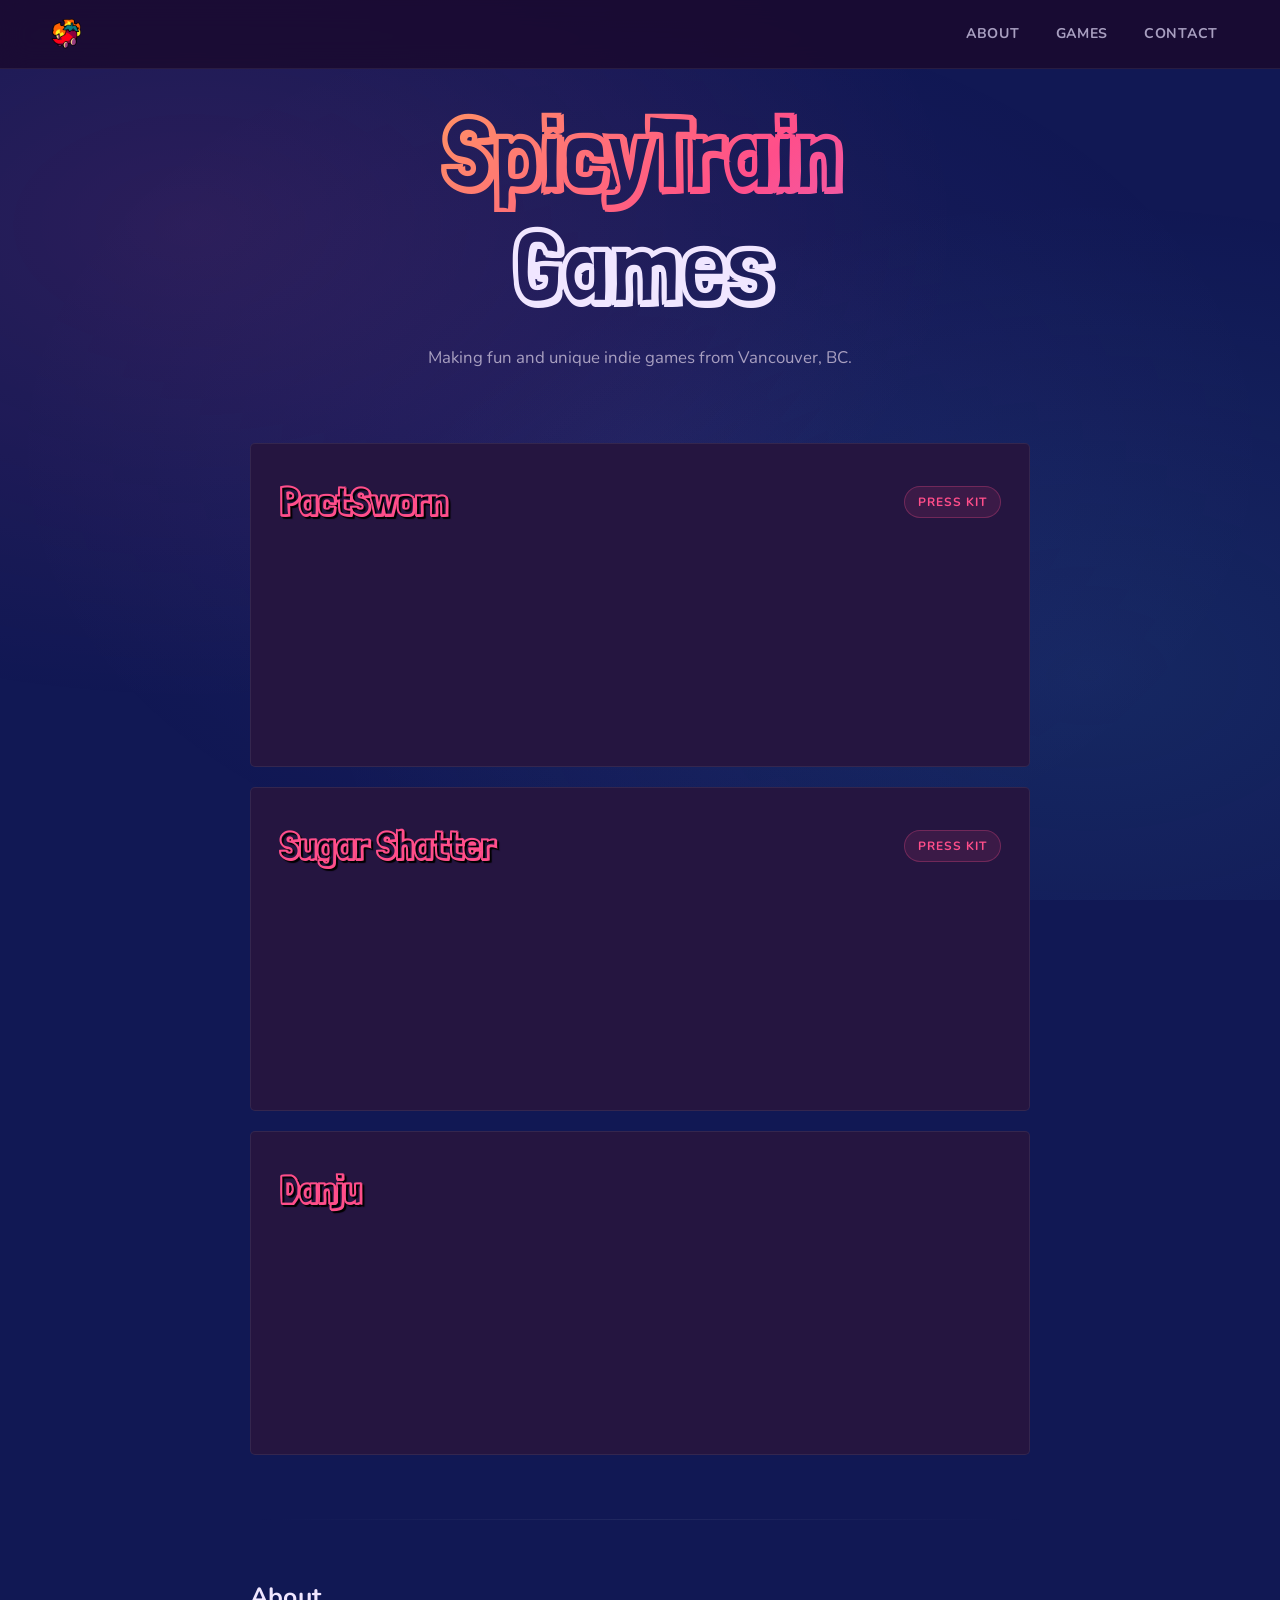
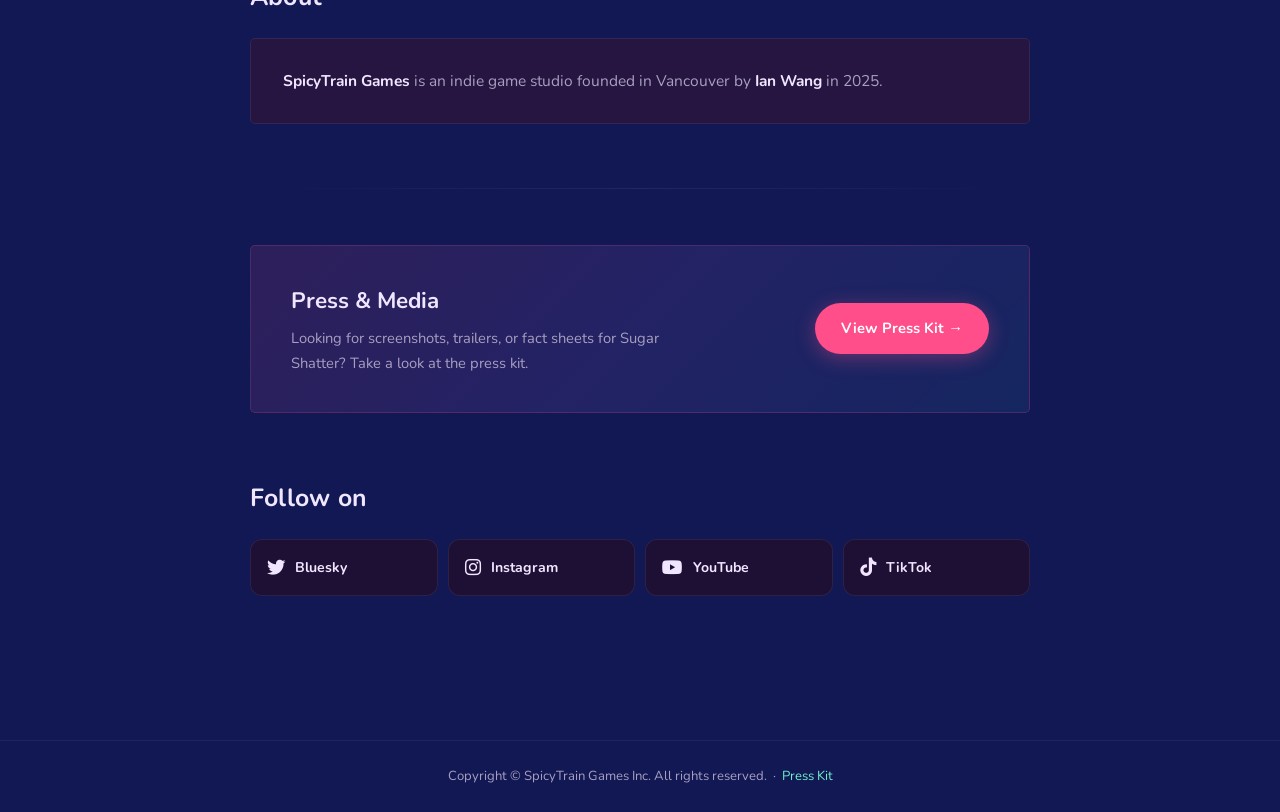
<file: index.html>
<!DOCTYPE html>
<html lang="en">
<head>
  <meta charset="UTF-8">
  <meta name="viewport" content="width=device-width, initial-scale=1.0">
  <title>SpicyTrain Games</title>
  <link rel="preconnect" href="https://fonts.googleapis.com">
  <link rel="preconnect" href="https://fonts.gstatic.com" crossorigin>
  <link href="https://fonts.googleapis.com/css2?family=Lilita+One&family=Nunito:wght@400;600;700&display=swap" rel="stylesheet">
  <link href="https://fonts.googleapis.com/css2?family=Host+Grotesk:ital,wght@0,300..800;1,300..800&family=Jersey+25&family=Londrina+Shadow&family=Outfit:wght@100..900&display=swap" rel="stylesheet">
  <link rel="stylesheet" href="shared.css">
  <link rel="stylesheet" href="https://cdnjs.cloudflare.com/ajax/libs/font-awesome/6.5.1/css/all.min.css"/>
  <meta name="description" content="SpicyTrain Games is an indie game studio based in Vancouver, founded by Ian Wang. Creating fun and unique indie games.">
  <meta property="og:title" content="SpicyTrain Games">
  <meta property="og:description" content="Indie game studio based in Vancouver.">
  <meta property="og:type" content="website">
  <meta property="og:url" content="https://spicytraingames.com">
  <meta property="og:image" content="https://spicytraingames.com/preview.png">
  <meta name="twitter:card" content="summary_large_image">
  <link rel="icon" href="logo.ico" type="image/x-icon">

  <style>
    .hero h1 { animation: fadeInUp 0.7s ease 0.1s both; }
    .hero h1 .line1 {
      display: block;
      background: linear-gradient(135deg, var(--candy-yellow) 0%, var(--candy-pink) 60%, var(--candy-purple) 100%);
      -webkit-background-clip: text;
      -webkit-text-fill-color: transparent;
      background-clip: text;
    }
    .hero h1 .line2 { display: block; color: var(--text); }

    .hero-desc {
      max-width: 480px;
      margin: 20px auto 0;
      color: var(--text-muted);
      font-size: 1.05rem;
      animation: fadeInUp 0.7s ease 0.2s both;
    }

    main {
      position: relative;
      z-index: 1;
      max-width: 860px;
      margin: 0 auto;
      padding: 0 40px 80px;
    }

    section {
      margin-bottom: 64px;
      animation: fadeInUp 0.6s ease both;
    }

    @media (max-width: 640px) {
      main { padding: 0 20px 60px; }
    }

    .about-card {
      background: var(--dark-card);
      border: 1px solid rgba(255,255,255,0.07);
      border-radius: 5px;
      padding: 28px 32px;
      font-size: 0.97rem;
      color: var(--text-muted);
      line-height: 1.8;
    }
    .about-card strong { color: var(--text); }

    .games-stack { display: flex; flex-direction: column; gap: 20px; }

    .game-card {
      background: var(--dark-card);
      border: 1px solid rgba(255,255,255,0.07);
      border-radius: 5px;
      padding: 24px 28px;
      transition: border-color 0.2s, transform 0.2s;
    }
    .game-card:hover { border-color: rgba(255,255,255,0.15); transform: translateY(-2px); }

    .game-title-row {
      display: flex;
      align-items: center;
      justify-content: space-between;
      flex-wrap: wrap;
      gap: 10px;
      margin-bottom: 16px;
    }

    .game-name {
      font-family: "Londrina Shadow", sans-serif; 
      font-size: 2.5rem;
      font-weight: 900;
      text-shadow: 2px 2px 1px #000000;
      color: var(--candy-pink);
     }

    .presskit-badge {
      display: inline-flex;
      align-items: center;
      gap: 6px;
      background: rgba(255,78,138,0.1);
      border: 1px solid rgba(255,78,138,0.28);
      color: var(--candy-pink);
      font-size: 0.75rem;
      font-weight: 700;
      letter-spacing: 0.08em;
      text-transform: uppercase;
      padding: 5px 13px;
      border-radius: 100px;
      text-decoration: none;
      transition: background 0.2s, border-color 0.2s, transform 0.15s;
      white-space: nowrap;
    }
    .presskit-badge:hover { background: rgba(255,78,138,0.2); border-color: rgba(255,78,138,0.55); transform: translateY(-1px); }

    .steam-widget { border-radius: 5px; overflow: hidden; display: block; max-width: 900px; }
    .steam-widget iframe { display: block; border: none; width: 900px; max-width: 100%; height: 190px; }

    .presskit-banner {
      position: relative;
      background: linear-gradient(135deg, rgba(255,78,138,0.12) 0%, rgba(192,132,252,0.1) 50%, rgba(75,200,245,0.08) 100%);
      border: 1px solid rgba(255,78,138,0.2);
      border-radius: 5px;
      padding: 36px 40px;
      display: flex;
      align-items: center;
      justify-content: space-between;
      gap: 24px;
      overflow: hidden;
      margin-bottom: 64px;
      flex-wrap: wrap;
    }
    .presskit-banner-text h3 { font-size: 1.4rem; margin-bottom: 6px; }
    .presskit-banner-text p  { color: var(--text-muted); font-size: 0.92rem; max-width: 400px; }

    .presskit-banner-btn {
      display: inline-flex;
      align-items: center;
      gap: 10px;
      background: var(--candy-pink);
      color: white;
      font-family: 'Nunito', sans-serif;
      font-weight: 700;
      font-size: 0.92rem;
      padding: 13px 26px;
      border-radius: 100px;
      text-decoration: none;
      white-space: nowrap;
      box-shadow: 0 4px 20px rgba(255,78,138,0.35);
      transition: opacity 0.2s, transform 0.15s;
      flex-shrink: 0;
    }
    .presskit-banner-btn:hover { opacity: 0.88; transform: translateY(-2px); }

    .social-list {
      display: grid;
      grid-template-columns: repeat(auto-fill, minmax(170px, 1fr));
      gap: 10px;
      list-style: none;
    }
  </style>
</head>
<body>

  <nav>
    <a href="#" class="nav-logo"><img src="logo.png" alt="SpicyTrain Games logo" height="36" style="vertical-align: middle;"></a>
    <ul class="nav-links">
      <li><a href="#about">About</a></li>
      <li><a href="#games">Games</a></li>
      <li><a href="#contact">Contact</a></li>
      <!-- <li><a href="presskit.html" class="nav-press">Press Kit</a></li> -->
    </ul>
  </nav>

  <div class="hero">
    <h1>
      <span class="line1">SpicyTrain</span>
      <span class="line2">Games</span>
    </h1>
    <p class="hero-desc">Making fun and unique indie games from Vancouver, BC.</p>
  </div>

  <main>

    <section id="games">
      <div class="games-stack">
        <div class="game-card">
          <div class="game-title-row">
            <span class="game-name">PactSworn</span>
            <a href="presskit-pactsworn.html" class="presskit-badge">Press Kit</a>
          </div>
          <div class="steam-widget">
            <iframe src="https://store.steampowered.com/widget/5096860/" title="Steam page for PactSworn"></iframe>
          </div>
        </div>
        <div class="game-card">
          <div class="game-title-row">
            <span class="game-name">Sugar Shatter</span>
            <a href="presskit.html" class="presskit-badge">Press Kit</a>
          </div>
          <div class="steam-widget">
            <iframe src="https://store.steampowered.com/widget/4275860/" title="Steam page for Sugar Shatter"></iframe>
          </div>
        </div>
        <div class="game-card">
          <div class="game-title-row">
            <span class="game-name">Danju</span>
          </div>
          <div class="steam-widget">
            <iframe src="https://store.steampowered.com/widget/4161580/" title="Steam page for Danju"></iframe>
          </div>
        </div>
      </div>
    </section>

    <div class="divider"></div>

    <section id="about">
      <div class="section-header">
        <h2>About</h2>
      </div>
      <div class="about-card">
        <strong>SpicyTrain Games</strong> is an indie game studio founded in Vancouver by <strong>Ian Wang</strong> in 2025. 
      </div>
    </section>

    <div class="divider"></div>

    <div class="presskit-banner">
      <div class="presskit-banner-text">
        <h3>Press & Media</h3>
        <p>Looking for screenshots, trailers, or fact sheets for Sugar Shatter? Take a look at the press kit.</p>
      </div>
      <a href="presskit.html" class="presskit-banner-btn">View Press Kit →</a>
    </div>

    <section id="contact">
      <div class="section-header">
        <h2>Follow on</h2>
      </div>
      <ul class="social-list">
        <li><a href="https://bsky.app/profile/spicytrain.bsky.social" target="_blank" rel="noopener noreferrer"><span class="social-icon"><i class="fa-brands fa-twitter"></i></span> Bluesky</a></li>
        <li><a href="https://www.instagram.com/spicytraingames/" target="_blank" rel="noopener noreferrer"><span class="social-icon"><i class="fa-brands fa-instagram"></i></span> Instagram</a></li>
        <li><a href="https://www.youtube.com/@SpicyTrainGames" target="_blank" rel="noopener noreferrer"><span class="social-icon"><i class="fa-brands fa-youtube"></i></span> YouTube</a></li>
        <li><a href="https://www.tiktok.com/@spicytraingames" target="_blank" rel="noopener noreferrer"><span class="social-icon"><i class="fa-brands fa-tiktok"></i></span> TikTok</a></li>
      </ul>
    </section>

  </main>

  <footer>
    <p>Copyright &copy; SpicyTrain Games Inc. All rights reserved. &nbsp;·&nbsp; <a href="presskit.html">Press Kit</a></p>
  </footer>

</body>
</html>
</file>
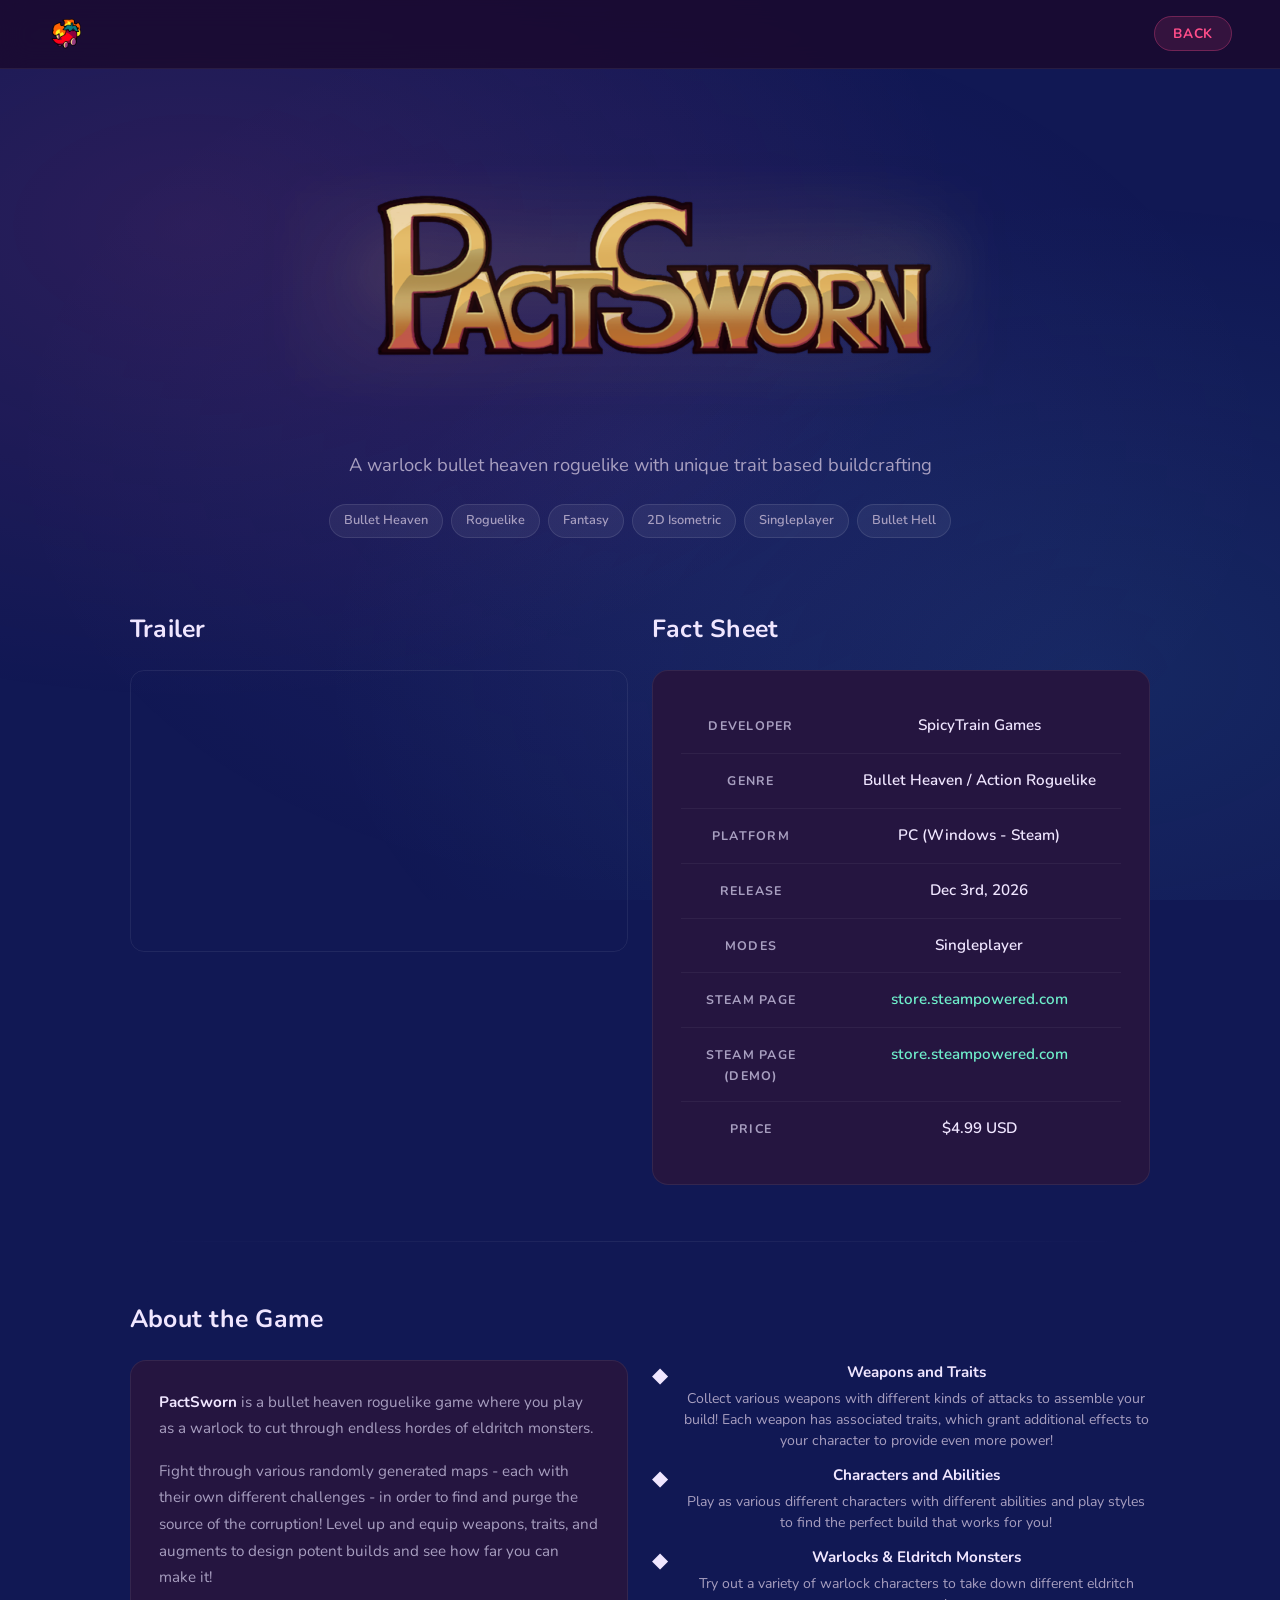
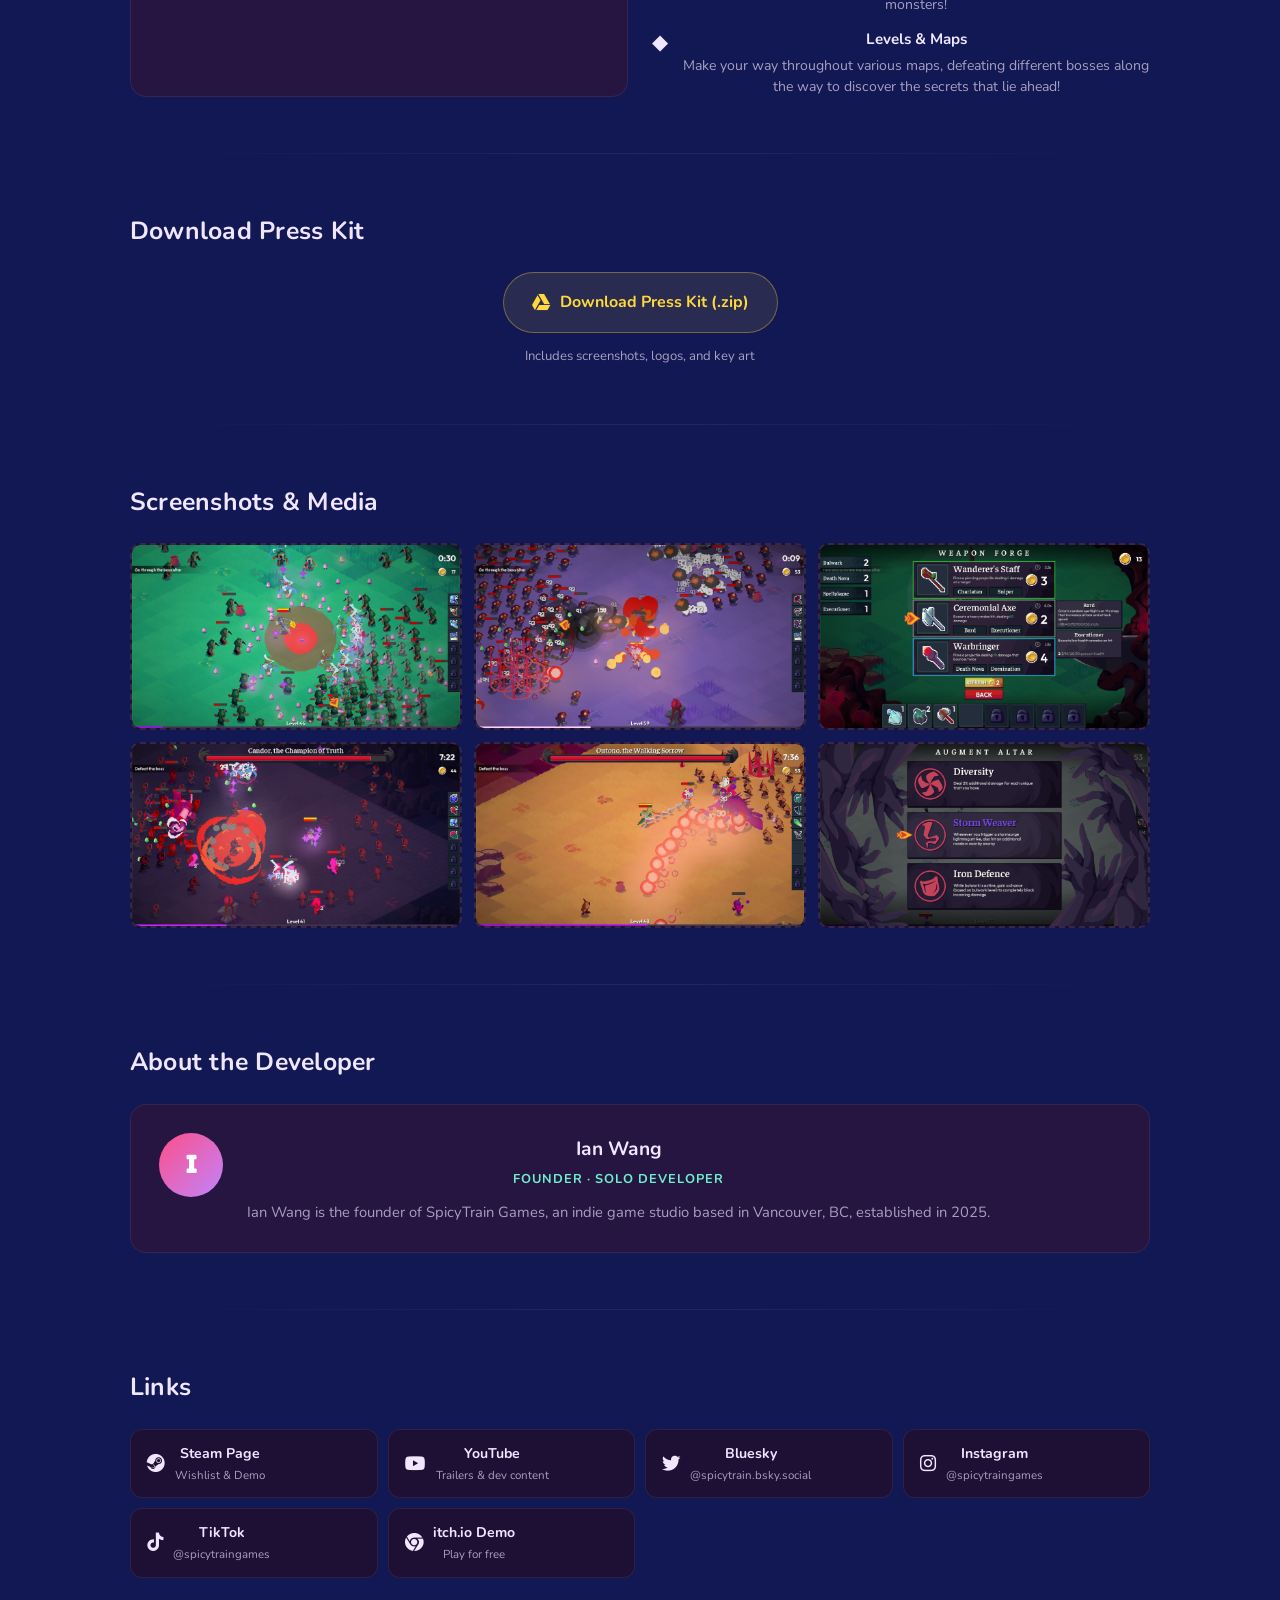
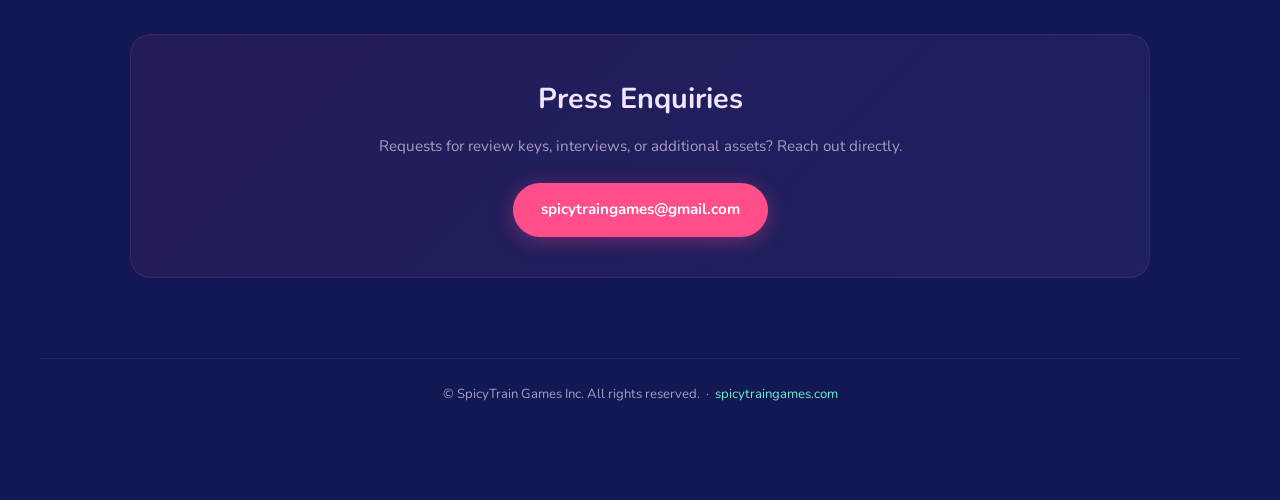
<file: presskit-pactsworn.html>
<!DOCTYPE html>
<html lang="en">
<head>
  <meta charset="UTF-8">
  <meta name="viewport" content="width=device-width, initial-scale=1.0">
  <title>PactSworn — Press Kit | SpicyTrain Games</title>
  <link rel="preconnect" href="https://fonts.googleapis.com">
  <link rel="preconnect" href="https://fonts.gstatic.com" crossorigin>
  <link href="https://fonts.googleapis.com/css2?family=Lilita+One&family=Nunito:wght@400;600;700&display=swap" rel="stylesheet">
  <link href="https://fonts.googleapis.com/css2?family=Host+Grotesk:ital,wght@0,300..800;1,300..800&family=Jersey+25&family=Londrina+Shadow&family=Outfit:wght@100..900&display=swap" rel="stylesheet">
  <link rel="stylesheet" href="https://cdnjs.cloudflare.com/ajax/libs/font-awesome/6.5.1/css/all.min.css"/>
  <link rel="stylesheet" href="shared.css">
  <link rel="icon" href="logo.ico" type="image/x-icon">

  <style>
    /* ── PAGE-SPECIFIC: presskit.html ── */

    /* Header (press kit uses a simpler header/back layout, not the full nav) */
    header {
      position: relative;
      z-index: 10;
      padding: 18px 40px;
      display: flex;
      align-items: center;
      justify-content: space-between;
      border-bottom: 1px solid rgba(255,255,255,0.07);
      background: rgba(26,10,46,0.8);
      backdrop-filter: blur(12px);
    }

    .hero h1 {
      font-size: clamp(3rem, 8vw, 6rem);
      animation: fadeInDown 0.6s ease 0.1s both;
    }

    .hero h1 span {
      background: linear-gradient(135deg, var(--candy-pink) 0%, var(--candy-yellow) 50%, var(--candy-mint) 100%);
      -webkit-background-clip: text;
      -webkit-text-fill-color: transparent;
      background-clip: text;
    }

    .hero-logo {
      max-width: 100%;
      height: auto;
      max-height: 280px;
      display: block;
      margin: 20px auto;
      animation: fadeInDown 0.6s ease 0.1s both;
    }

    @media (max-width: 600px) {
      .hero-logo {
        max-height: 200px;
      }
    }

    .hero-sub {
      font-size: 1.15rem;
      color: var(--text-muted);
      margin-top: 16px;
      animation: fadeInDown 0.6s ease 0.2s both;
    }

    .hero-tags {
      display: flex;
      flex-wrap: wrap;
      justify-content: center;
      gap: 8px;
      margin-top: 24px;
      animation: fadeInDown 0.6s ease 0.3s both;
    }

    .tag {
      background: rgba(255,255,255,0.06);
      border: 1px solid rgba(255,255,255,0.1);
      padding: 5px 14px;
      border-radius: 100px;
      font-size: 0.8rem;
      font-weight: 600;
      color: var(--text-muted);
    }

    /* Layout */
    .container {
      max-width: 1100px;
      margin: 0 auto;
      padding: 0 40px 80px;
      position: relative;
      z-index: 1;
    }

    .grid-2 {
      display: grid;
      grid-template-columns: 1fr 1fr;
      gap: 24px;
    }

    section { margin-bottom: 56px; }

    @media (max-width: 700px) {
      .grid-2 { grid-template-columns: 1fr; }
      .container { padding: 0 20px 60px; }
      header { padding: 16px 20px; }
    }

    /* Fact sheet */
    .fact-sheet { display: grid; gap: 0; }

    .fact-row {
      display: grid;
      grid-template-columns: 140px 1fr;
      gap: 16px;
      padding: 14px 0;
      border-bottom: 1px solid rgba(255,255,255,0.05);
      align-items: start;
    }
    .fact-row:last-child { border-bottom: none; }

    .fact-label {
      font-size: 0.78rem;
      font-weight: 700;
      letter-spacing: 0.1em;
      text-transform: uppercase;
      color: var(--text-muted);
      padding-top: 2px;
    }

    .fact-value { font-size: 0.95rem; color: var(--text); font-weight: 600; }
    .fact-value a { color: var(--candy-mint); text-decoration: none; }
    .fact-value a:hover { text-decoration: underline; }

    /* Trailer */
    .trailer-wrap {
      position: relative;
      width: 100%;
      padding-top: 56.25%;
      border-radius: 14px;
      overflow: hidden;
      border: 1px solid rgba(255,255,255,0.07);
    }
    .trailer-wrap iframe { position: absolute; inset: 0; width: 100%; height: 100%; border: none; }

    /* Features */
    .features { display: grid; gap: 12px; }

    .feature-item { display: flex; gap: 14px; align-items: flex-start; }
    .feature-icon { font-size: 1.3rem; line-height: 1.5; flex-shrink: 0; }
    .feature-text strong { display: block; font-size: 0.95rem; color: var(--text); margin-bottom: 2px; }
    .feature-text p { font-size: 0.88rem; color: var(--text-muted); line-height: 1.5; }

    /* Screenshots */
    .screenshots-grid {
      display: grid;
      grid-template-columns: repeat(3, 1fr);
      gap: 12px;
    }

    @media (max-width: 600px) {
      .screenshots-grid { grid-template-columns: 1fr 1fr; }
    }

    .screenshot-slot {
      aspect-ratio: 16/9;
      background: var(--dark-card2);
      border: 2px dashed rgba(255,255,255,0.1);
      border-radius: 10px;
      display: flex;
      flex-direction: column;
      align-items: center;
      justify-content: center;
      gap: 6px;
      color: var(--text-muted);
      font-size: 0.75rem;
      font-weight: 600;
      text-align: center;
      padding: 10px;
      cursor: pointer;
      transition: border-color 0.2s, background 0.2s;
      overflow: hidden;
      position: relative;
    }
    .screenshot-slot img { position: absolute; inset: 0; width: 100%; height: 100%; object-fit: cover; border-radius: 8px; }
    .screenshot-slot:hover { border-color: rgba(111,239,203,0.3); background: rgba(111,239,203,0.04); }
    .screenshot-slot .plus { font-size: 1.8rem; opacity: 0.3; line-height: 1; }
    .screenshot-slot span { opacity: 0.5; font-size: 0.7rem; }

    /* Developer */
    .dev-card { display: flex; gap: 24px; align-items: flex-start; }

    @media (max-width: 500px) { .dev-card { flex-direction: column; } }

    .dev-avatar {
      width: 64px;
      height: 64px;
      border-radius: 50%;
      background: linear-gradient(135deg, var(--candy-pink), var(--candy-purple));
      flex-shrink: 0;
      display: flex;
      align-items: center;
      justify-content: center;
      font-family: 'Lilita One', cursive;
      font-size: 1.6rem;
      color: white;
    }

    .dev-info h3 { font-size: 1.2rem; margin-bottom: 4px; }
    .dev-info .dev-role { font-size: 0.8rem; color: var(--candy-mint); font-weight: 700; letter-spacing: 0.08em; text-transform: uppercase; margin-bottom: 10px; }
    .dev-info p { font-size: 0.92rem; color: var(--text-muted); line-height: 1.6; }

    /* Links grid */
    .links-grid {
      display: grid;
      grid-template-columns: repeat(auto-fill, minmax(200px, 1fr));
      gap: 10px;
    }

    /* Contact block */
    .contact-block {
      text-align: center;
      background: linear-gradient(135deg, rgba(255,78,138,0.08) 0%, rgba(192,132,252,0.08) 100%);
      border: 1px solid rgba(255,78,138,0.15);
      border-radius: 20px;
      padding: 40px 32px;
    }
    .contact-block h2 { font-size: 1.8rem; margin-bottom: 10px; }
    .contact-block p  { color: var(--text-muted); margin-bottom: 24px; font-size: 0.95rem; }

    .contact-email {
      display: inline-flex;
      align-items: center;
      gap: 10px;
      background: var(--candy-pink);
      color: white;
      font-weight: 700;
      font-size: 0.95rem;
      padding: 14px 28px;
      border-radius: 100px;
      text-decoration: none;
      transition: opacity 0.2s, transform 0.15s;
      box-shadow: 0 4px 20px rgba(255,78,138,0.35);
    }
    .contact-email:hover { opacity: 0.9; transform: translateY(-2px); }

    .download-btn {
      display: inline-flex;
      align-items: center;
      gap: 10px;
      background: rgba(255, 217, 61, 0.1);
      border: 1px solid rgba(255, 217, 61, 0.35);
      color: var(--candy-yellow);
      font-weight: 700;
      font-size: 1rem;
      padding: 14px 28px;
      border-radius: 100px;
      text-decoration: none;
      transition: background 0.2s, border-color 0.2s, transform 0.15s;
    }

    .download-btn:hover {
      background: rgba(255, 217, 61, 0.18);
      border-color: rgba(255, 217, 61, 0.65);
      transform: translateY(-2px);
    }

    .download-note {
      margin-top: 12px;
      font-size: 0.82rem;
      color: var(--text-muted);
    }
  </style>
</head>
<body>

  <nav>
    <a href="#" class="nav-logo"><img src="logo.png" alt="SpicyTrain Games logo" height="36" style="vertical-align: middle;"></a>
    <ul class="nav-links">
      <li><a href="index.html" class="nav-press">Back</a></li>
    </ul>
  </nav>

  <div class="hero">
     <div class="hero">
    <img src="images/pactsworn_logo.png" alt="PactSworn" class="hero-logo">
    <p class="hero-sub">A warlock bullet heaven roguelike with unique trait based buildcrafting</p>
    <div class="hero-tags">
      <span class="tag">Bullet Heaven</span>
      <span class="tag">Roguelike</span>
      <span class="tag">Fantasy</span>
      <span class="tag">2D Isometric</span>
      <span class="tag">Singleplayer</span>
      <span class="tag">Bullet Hell</span>
    </div>
  </div>

  <div class="container">

    <section>
      <div class="grid-2" style="align-items: start;">
        <div>
          <div class="section-label">
            <h2>Trailer</h2>
          </div>
          <div class="trailer-wrap">
            <iframe
              src="https://www.youtube.com/embed/0VpBKUHz_zY"
              title="PactSworn Announcement Trailer"
              allow="accelerometer; autoplay; clipboard-write; encrypted-media; gyroscope; picture-in-picture"
              allowfullscreen>
            </iframe>
          </div>
        </div>
        <div>
          <div class="section-label">
            <h2>Fact Sheet</h2>
          </div>
          <div class="card">
            <div class="fact-sheet">
              <div class="fact-row"><div class="fact-label">Developer</div><div class="fact-value">SpicyTrain Games</div></div>
              <div class="fact-row"><div class="fact-label">Genre</div><div class="fact-value">Bullet Heaven / Action Roguelike</div></div>
              <div class="fact-row"><div class="fact-label">Platform</div><div class="fact-value">PC (Windows - Steam)</div></div>
              <div class="fact-row"><div class="fact-label">Release</div><div class="fact-value">Dec 3rd, 2026</div></div>
              <div class="fact-row"><div class="fact-label">Modes</div><div class="fact-value">Singleplayer</div></div>
              <div class="fact-row"><div class="fact-label">Steam Page</div><div class="fact-value"><a href="https://store.steampowered.com/app/5096860/PactSworn/" target="_blank" rel="noopener">store.steampowered.com</a></div></div>
              <div class="fact-row"><div class="fact-label">Steam Page (Demo)</div><div class="fact-value"><a href="https://store.steampowered.com/app/5192440/PactSworn_Demo/" target="_blank" rel="noopener">store.steampowered.com</a></div></div>
              <div class="fact-row"><div class="fact-label">Price</div><div class="fact-value">$4.99 USD</div></div>
              <!-- <div class="fact-row"><div class="fact-label">Features</div><div class="fact-value">Steam Cloud · Remote Play Together · Family Sharing</div></div> -->
            </div>
          </div>
        </div>
      </div>
    </section>

    <div class="section-divider"></div>

    <section>
      <div class="section-label">
        <h2>About the Game</h2>
      </div>
      <div class="grid-2">
        <div class="card">
          <p style="color: var(--text-muted); font-size: 0.95rem; line-height: 1.75; margin-bottom: 16px; text-align: left;">
            <strong style="color: var(--text);">PactSworn</strong> is a bullet heaven roguelike game where you play as a warlock to cut through endless hordes of eldritch monsters.
          </p>
          <p style="color: var(--text-muted); font-size: 0.95rem; line-height: 1.75; margin-bottom: 16px; text-align: left;">
            Fight through various randomly generated maps - each with their own different challenges - in order to find and purge the source of the corruption! Level up and equip weapons, traits, and augments to design potent builds and see how far you can make it!
          </p>
        </div>
        <div>
          <div class="features">
            <div class="feature-item">
              <div class="feature-icon">◆</div>
              <div class="feature-text">
                <strong>Weapons and Traits</strong>
                <p>Collect various weapons with different kinds of attacks to assemble your build! Each weapon has associated traits, which grant additional effects to your character to provide even more power!</p>
              </div>
            </div>
            <div class="feature-item">
              <div class="feature-icon">◆</div>
              <div class="feature-text">
                <strong>Characters and Abilities</strong>
                <p>Play as various different characters with different abilities and play styles to find the perfect build that works for you!</p>
              </div>
            </div>
            <div class="feature-item">
              <div class="feature-icon">◆</div>
              <div class="feature-text">
                <strong>Warlocks & Eldritch Monsters</strong>
                <p>Try out a variety of warlock characters to take down different eldritch monsters!</p>
              </div>
            </div>
            <div class="feature-item">
              <div class="feature-icon">◆</div>
              <div class="feature-text">
                <strong>Levels & Maps</strong>
                <p>Make your way throughout various maps, defeating different bosses along the way to discover the secrets that lie ahead!</p>
              </div>
            </div>
          </div>
        </div>
      </div>
    </section>

    <div class="section-divider"></div>

    <section>
      <div class="section-label">
        <h2>Download Press Kit</h2>
      </div>
      <a href="https://drive.google.com/drive/folders/1IfoG56LnJfN1U69xWT7ARcVWqjZp9z-s?usp=drive_link" target="_blank" rel="noopener" class="download-btn">
        <span class="social-icon"><i class="fa-brands fa-google-drive"></i></span> Download Press Kit (.zip)
      </a>
      <p class="download-note">Includes screenshots, logos, and key art</p>
    </section>

    <div class="section-divider"></div>

    <section>
      <div class="section-label">
        <h2>Screenshots & Media</h2>
      </div>
      <div class="screenshots-grid">
        <div class="screenshot-slot"><img src="images/screenshots/horizon_ss1.png" alt="PactSworn gameplay screenshot 1"></div>
        <div class="screenshot-slot"><img src="images/screenshots/horizon_ss2.png" alt="PactSworn gameplay screenshot 2"></div>
        <div class="screenshot-slot"><img src="images/screenshots/horizon_ss3.png" alt="PactSworn gameplay weapon forge showcase"></div>
        <div class="screenshot-slot"><img src="images/screenshots/horizon_ss4.png" alt="PactSworn gameplay screenshot 3"></div>
        <div class="screenshot-slot"><img src="images/screenshots/horizon_ss5.png" alt="PactSworn gameplay screenshot 4"></div>
        <div class="screenshot-slot"><img src="images/screenshots/horizon_ss6.png" alt="PactSworn gameplay augments showcase"></div>
      </div>
    </section>

    <div class="section-divider"></div>

    <section>
      <div class="section-label">
        <h2>About the Developer</h2>
      </div>
      <div class="card">
        <div class="dev-card">
          <div class="dev-avatar">I</div>
          <div class="dev-info">
            <h3>Ian Wang</h3>
            <div class="dev-role">Founder · Solo Developer</div>
            <p>Ian Wang is the founder of SpicyTrain Games, an indie game studio based in Vancouver, BC, established in 2025.</p>
          </div>
        </div>
      </div>
    </section>

    <div class="section-divider"></div>

    <section>
      <div class="section-label">
        <h2>Links</h2>
      </div>
      <div class="links-grid">
        <a href="https://store.steampowered.com/app/5096860/PactSworn/" target="_blank" rel="noopener" class="press-link">
          <span class="link-icon"><span class="social-icon"><i class="fa-brands fa-steam"></i></span></span><div>Steam Page<span class="link-sub">Wishlist & Demo</span></div>
        </a>
        <a href="https://www.youtube.com/@SpicyTrainGames" target="_blank" rel="noopener" class="press-link">
          <span class="link-icon"><span class="social-icon"><i class="fa-brands fa-youtube"></i></span></span><div>YouTube<span class="link-sub">Trailers & dev content</span></div>
        </a>
        <a href="https://bsky.app/profile/spicytrain.bsky.social" target="_blank" rel="noopener" class="press-link">
          <span class="link-icon"><span class="social-icon"><i class="fa-brands fa-twitter"></i></span></span><div>Bluesky<span class="link-sub">@spicytrain.bsky.social</span></div>
        </a>
        <a href="https://www.instagram.com/spicytraingames/" target="_blank" rel="noopener" class="press-link">
          <span class="link-icon"><span class="social-icon"><i class="fa-brands fa-instagram"></i></span></span><div>Instagram<span class="link-sub">@spicytraingames</span></div>
        </a>
        <a href="https://www.tiktok.com/@spicytraingames" target="_blank" rel="noopener" class="press-link">
          <span class="link-icon"><span class="social-icon"><i class="fa-brands fa-tiktok"></i></span></span><div>TikTok<span class="link-sub">@spicytraingames</span></div>
        </a>
        <a href="https://spicytrain-games.itch.io/pactsworn" target="_blank" rel="noopener" class="press-link">
          <span class="link-icon"><span class="social-icon"><i class="fa-brands fa-chrome"></i></span></span><div>itch.io Demo<span class="link-sub">Play for free</span></div>
        </a>
      </div>
    </section>

    <div class="contact-block">
      <h2>Press Enquiries</h2>
      <p>Requests for review keys, interviews, or additional assets? Reach out directly.</p>
      <a href="mailto:spicytraingames@gmail.com" class="contact-email">spicytraingames@gmail.com</a>
    </div>

  </div>

  <footer>
    <p>© SpicyTrain Games Inc. All rights reserved. &nbsp;·&nbsp; <a href="index.html">spicytraingames.com</a></p>
  </footer>

</body>
</html>
</file>
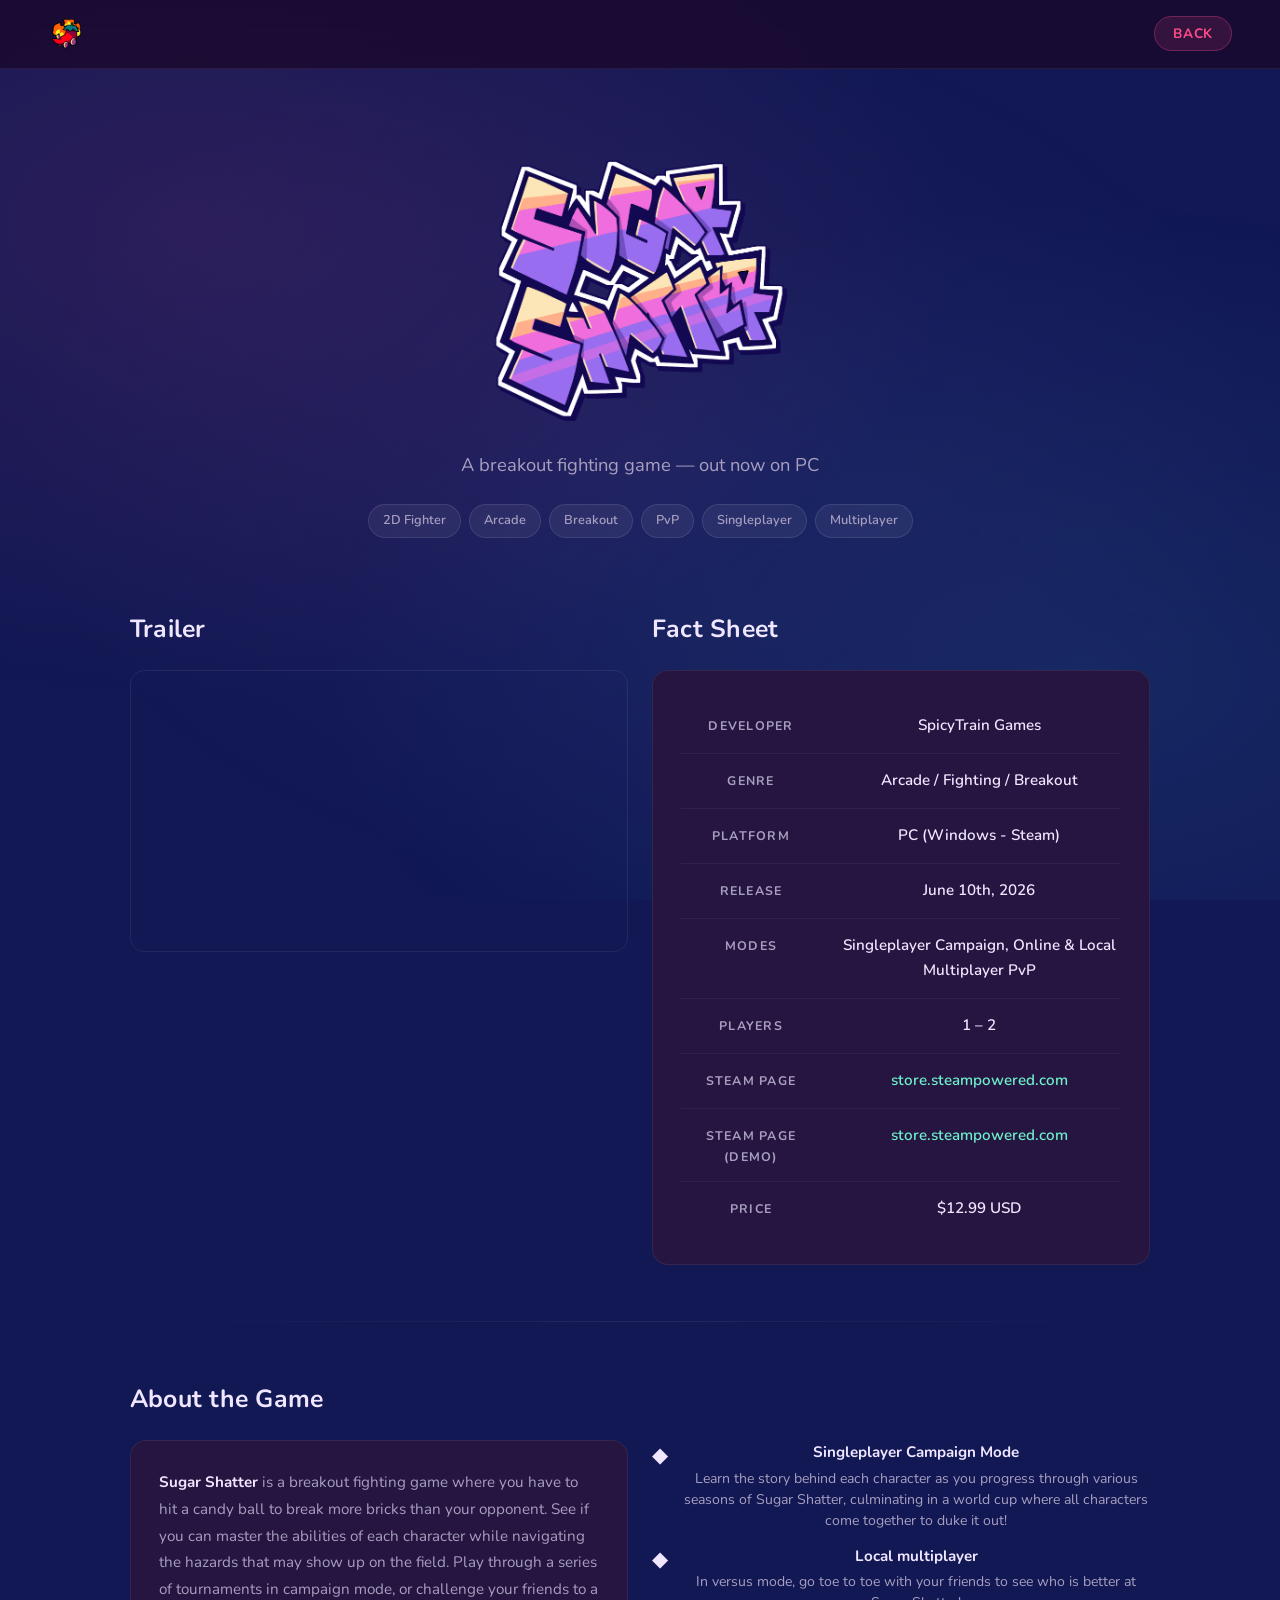
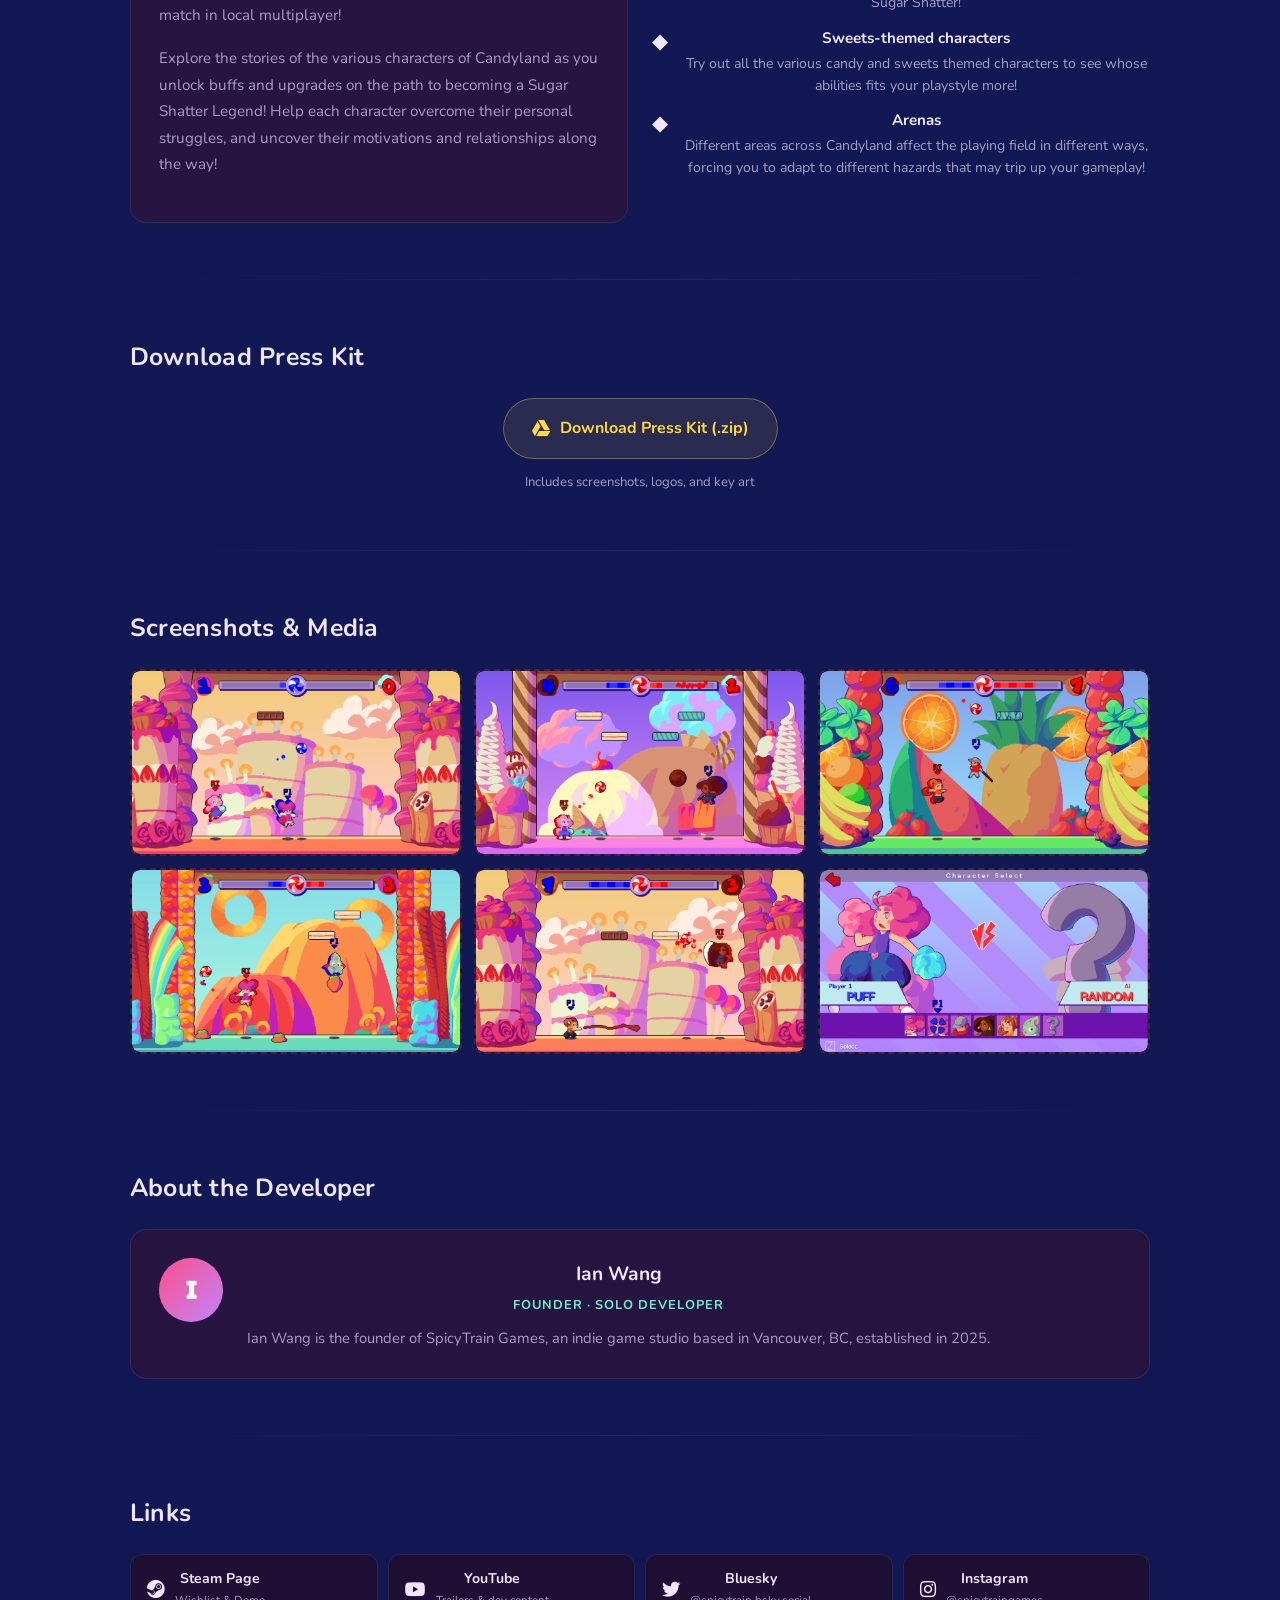
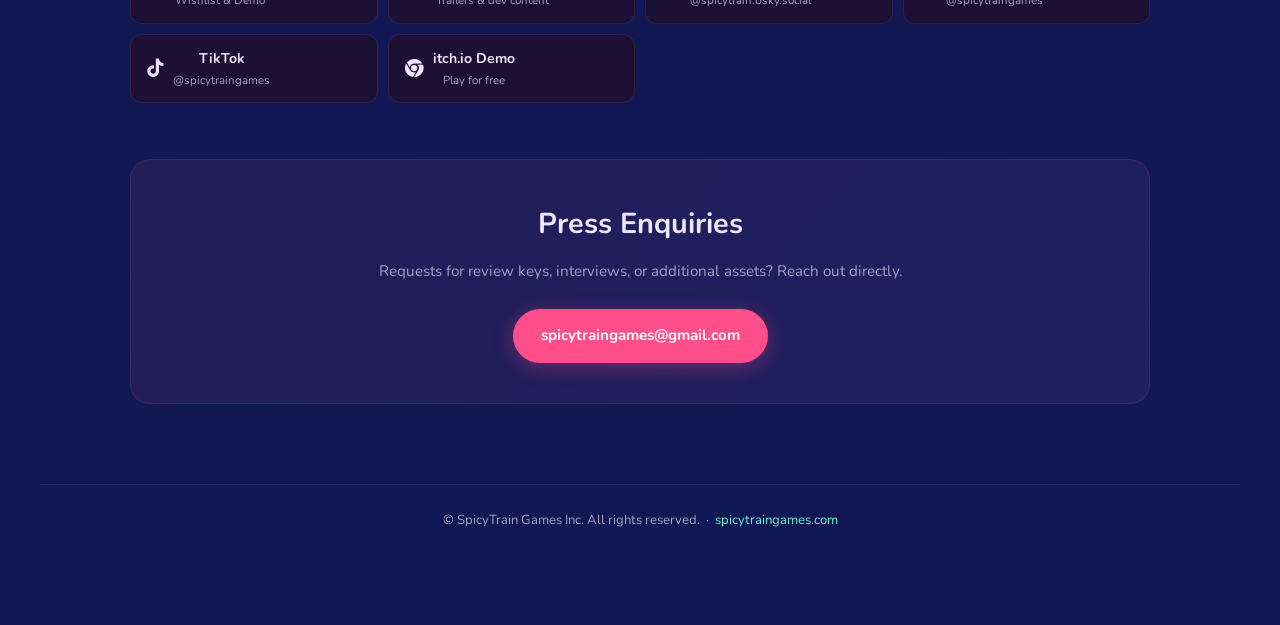
<file: presskit.html>
<!DOCTYPE html>
<html lang="en">
<head>
  <meta charset="UTF-8">
  <meta name="viewport" content="width=device-width, initial-scale=1.0">
  <title>Sugar Shatter — Press Kit | SpicyTrain Games</title>
  <link rel="preconnect" href="https://fonts.googleapis.com">
  <link rel="preconnect" href="https://fonts.gstatic.com" crossorigin>
  <link href="https://fonts.googleapis.com/css2?family=Lilita+One&family=Nunito:wght@400;600;700&display=swap" rel="stylesheet">
  <link href="https://fonts.googleapis.com/css2?family=Host+Grotesk:ital,wght@0,300..800;1,300..800&family=Jersey+25&family=Londrina+Shadow&family=Outfit:wght@100..900&display=swap" rel="stylesheet">
  <link rel="stylesheet" href="https://cdnjs.cloudflare.com/ajax/libs/font-awesome/6.5.1/css/all.min.css"/>
  <link rel="stylesheet" href="shared.css">
  <link rel="icon" href="logo.ico" type="image/x-icon">

  <style>
    /* ── PAGE-SPECIFIC: presskit.html ── */

    /* Header (press kit uses a simpler header/back layout, not the full nav) */
    header {
      position: relative;
      z-index: 10;
      padding: 18px 40px;
      display: flex;
      align-items: center;
      justify-content: space-between;
      border-bottom: 1px solid rgba(255,255,255,0.07);
      background: rgba(26,10,46,0.8);
      backdrop-filter: blur(12px);
    }

    .hero h1 {
      font-size: clamp(3rem, 8vw, 6rem);
      animation: fadeInDown 0.6s ease 0.1s both;
    }

    .hero h1 span {
      background: linear-gradient(135deg, var(--candy-pink) 0%, var(--candy-yellow) 50%, var(--candy-mint) 100%);
      -webkit-background-clip: text;
      -webkit-text-fill-color: transparent;
      background-clip: text;
    }

    .hero-logo {
      max-width: 100%;
      height: auto;
      max-height: 280px;
      display: block;
      margin: 20px auto;
      animation: fadeInDown 0.6s ease 0.1s both;
    }

    @media (max-width: 600px) {
      .hero-logo {
        max-height: 200px;
      }
    }

    .hero-sub {
      font-size: 1.15rem;
      color: var(--text-muted);
      margin-top: 16px;
      animation: fadeInDown 0.6s ease 0.2s both;
    }

    .hero-tags {
      display: flex;
      flex-wrap: wrap;
      justify-content: center;
      gap: 8px;
      margin-top: 24px;
      animation: fadeInDown 0.6s ease 0.3s both;
    }

    .tag {
      background: rgba(255,255,255,0.06);
      border: 1px solid rgba(255,255,255,0.1);
      padding: 5px 14px;
      border-radius: 100px;
      font-size: 0.8rem;
      font-weight: 600;
      color: var(--text-muted);
    }

    /* Layout */
    .container {
      max-width: 1100px;
      margin: 0 auto;
      padding: 0 40px 80px;
      position: relative;
      z-index: 1;
    }

    .grid-2 {
      display: grid;
      grid-template-columns: 1fr 1fr;
      gap: 24px;
    }

    section { margin-bottom: 56px; }

    @media (max-width: 700px) {
      .grid-2 { grid-template-columns: 1fr; }
      .container { padding: 0 20px 60px; }
      header { padding: 16px 20px; }
    }

    /* Fact sheet */
    .fact-sheet { display: grid; gap: 0; }

    .fact-row {
      display: grid;
      grid-template-columns: 140px 1fr;
      gap: 16px;
      padding: 14px 0;
      border-bottom: 1px solid rgba(255,255,255,0.05);
      align-items: start;
    }
    .fact-row:last-child { border-bottom: none; }

    .fact-label {
      font-size: 0.78rem;
      font-weight: 700;
      letter-spacing: 0.1em;
      text-transform: uppercase;
      color: var(--text-muted);
      padding-top: 2px;
    }

    .fact-value { font-size: 0.95rem; color: var(--text); font-weight: 600; }
    .fact-value a { color: var(--candy-mint); text-decoration: none; }
    .fact-value a:hover { text-decoration: underline; }

    /* Trailer */
    .trailer-wrap {
      position: relative;
      width: 100%;
      padding-top: 56.25%;
      border-radius: 14px;
      overflow: hidden;
      border: 1px solid rgba(255,255,255,0.07);
    }
    .trailer-wrap iframe { position: absolute; inset: 0; width: 100%; height: 100%; border: none; }

    /* Features */
    .features { display: grid; gap: 12px; }

    .feature-item { display: flex; gap: 14px; align-items: flex-start; }
    .feature-icon { font-size: 1.3rem; line-height: 1.5; flex-shrink: 0; }
    .feature-text strong { display: block; font-size: 0.95rem; color: var(--text); margin-bottom: 2px; }
    .feature-text p { font-size: 0.88rem; color: var(--text-muted); line-height: 1.5; }

    /* Screenshots */
    .screenshots-grid {
      display: grid;
      grid-template-columns: repeat(3, 1fr);
      gap: 12px;
    }

    @media (max-width: 600px) {
      .screenshots-grid { grid-template-columns: 1fr 1fr; }
    }

    .screenshot-slot {
      aspect-ratio: 16/9;
      background: var(--dark-card2);
      border: 2px dashed rgba(255,255,255,0.1);
      border-radius: 10px;
      display: flex;
      flex-direction: column;
      align-items: center;
      justify-content: center;
      gap: 6px;
      color: var(--text-muted);
      font-size: 0.75rem;
      font-weight: 600;
      text-align: center;
      padding: 10px;
      cursor: pointer;
      transition: border-color 0.2s, background 0.2s;
      overflow: hidden;
      position: relative;
    }
    .screenshot-slot img { position: absolute; inset: 0; width: 100%; height: 100%; object-fit: cover; border-radius: 8px; }
    .screenshot-slot:hover { border-color: rgba(111,239,203,0.3); background: rgba(111,239,203,0.04); }
    .screenshot-slot .plus { font-size: 1.8rem; opacity: 0.3; line-height: 1; }
    .screenshot-slot span { opacity: 0.5; font-size: 0.7rem; }

    /* Developer */
    .dev-card { display: flex; gap: 24px; align-items: flex-start; }

    @media (max-width: 500px) { .dev-card { flex-direction: column; } }

    .dev-avatar {
      width: 64px;
      height: 64px;
      border-radius: 50%;
      background: linear-gradient(135deg, var(--candy-pink), var(--candy-purple));
      flex-shrink: 0;
      display: flex;
      align-items: center;
      justify-content: center;
      font-family: 'Lilita One', cursive;
      font-size: 1.6rem;
      color: white;
    }

    .dev-info h3 { font-size: 1.2rem; margin-bottom: 4px; }
    .dev-info .dev-role { font-size: 0.8rem; color: var(--candy-mint); font-weight: 700; letter-spacing: 0.08em; text-transform: uppercase; margin-bottom: 10px; }
    .dev-info p { font-size: 0.92rem; color: var(--text-muted); line-height: 1.6; }

    /* Links grid */
    .links-grid {
      display: grid;
      grid-template-columns: repeat(auto-fill, minmax(200px, 1fr));
      gap: 10px;
    }

    /* Contact block */
    .contact-block {
      text-align: center;
      background: linear-gradient(135deg, rgba(255,78,138,0.08) 0%, rgba(192,132,252,0.08) 100%);
      border: 1px solid rgba(255,78,138,0.15);
      border-radius: 20px;
      padding: 40px 32px;
    }
    .contact-block h2 { font-size: 1.8rem; margin-bottom: 10px; }
    .contact-block p  { color: var(--text-muted); margin-bottom: 24px; font-size: 0.95rem; }

    .contact-email {
      display: inline-flex;
      align-items: center;
      gap: 10px;
      background: var(--candy-pink);
      color: white;
      font-weight: 700;
      font-size: 0.95rem;
      padding: 14px 28px;
      border-radius: 100px;
      text-decoration: none;
      transition: opacity 0.2s, transform 0.15s;
      box-shadow: 0 4px 20px rgba(255,78,138,0.35);
    }
    .contact-email:hover { opacity: 0.9; transform: translateY(-2px); }

    .download-btn {
      display: inline-flex;
      align-items: center;
      gap: 10px;
      background: rgba(255, 217, 61, 0.1);
      border: 1px solid rgba(255, 217, 61, 0.35);
      color: var(--candy-yellow);
      font-weight: 700;
      font-size: 1rem;
      padding: 14px 28px;
      border-radius: 100px;
      text-decoration: none;
      transition: background 0.2s, border-color 0.2s, transform 0.15s;
    }

    .download-btn:hover {
      background: rgba(255, 217, 61, 0.18);
      border-color: rgba(255, 217, 61, 0.65);
      transform: translateY(-2px);
    }

    .download-note {
      margin-top: 12px;
      font-size: 0.82rem;
      color: var(--text-muted);
    }
  </style>
</head>
<body>

  <nav>
    <a href="#" class="nav-logo"><img src="logo.png" alt="SpicyTrain Games logo" height="36" style="vertical-align: middle;"></a>
    <ul class="nav-links">
      <li><a href="index.html" class="nav-press">Back</a></li>
    </ul>
  </nav>

  <div class="hero">
    <!-- <h1><span>Sugar Shatter</span></h1> -->
     <div class="hero">
    <img src="sugar_shatter_logo.png" alt="Sugar Shatter" class="hero-logo">
    <p class="hero-sub">A breakout fighting game — out now on PC</p>
    <div class="hero-tags">
      <span class="tag">2D Fighter</span>
      <span class="tag">Arcade</span>
      <span class="tag">Breakout</span>
      <span class="tag">PvP</span>
      <span class="tag">Singleplayer</span>
      <span class="tag">Multiplayer</span>
    </div>
  </div>

  <div class="container">

    <section>
      <div class="grid-2" style="align-items: start;">
        <div>
          <div class="section-label">
            <h2>Trailer</h2>
          </div>
          <div class="trailer-wrap">
            <iframe
              src="https://www.youtube.com/embed/NaXSfzBLZJM"
              title="Sugar Shatter Demo Launch Trailer"
              allow="accelerometer; autoplay; clipboard-write; encrypted-media; gyroscope; picture-in-picture"
              allowfullscreen>
            </iframe>
          </div>
        </div>
        <div>
          <div class="section-label">
            <h2>Fact Sheet</h2>
          </div>
          <div class="card">
            <div class="fact-sheet">
              <div class="fact-row"><div class="fact-label">Developer</div><div class="fact-value">SpicyTrain Games</div></div>
              <div class="fact-row"><div class="fact-label">Genre</div><div class="fact-value">Arcade / Fighting / Breakout</div></div>
              <div class="fact-row"><div class="fact-label">Platform</div><div class="fact-value">PC (Windows - Steam)</div></div>
              <div class="fact-row"><div class="fact-label">Release</div><div class="fact-value">June 10th, 2026</div></div>
              <div class="fact-row"><div class="fact-label">Modes</div><div class="fact-value">Singleplayer Campaign, Online & Local Multiplayer PvP</div></div>
              <div class="fact-row"><div class="fact-label">Players</div><div class="fact-value">1 – 2</div></div>
              <div class="fact-row"><div class="fact-label">Steam Page</div><div class="fact-value"><a href="https://store.steampowered.com/app/4275860/Sugar_Shatter/" target="_blank" rel="noopener">store.steampowered.com</a></div></div>
              <div class="fact-row"><div class="fact-label">Steam Page (Demo)</div><div class="fact-value"><a href="https://store.steampowered.com/app/4364720/Sugar_Shatter_Demo/" target="_blank" rel="noopener">store.steampowered.com</a></div></div>
              <div class="fact-row"><div class="fact-label">Price</div><div class="fact-value">$12.99 USD</div></div>
              <!-- <div class="fact-row"><div class="fact-label">Features</div><div class="fact-value">Steam Cloud · Remote Play Together · Family Sharing</div></div> -->
            </div>
          </div>
        </div>
      </div>
    </section>

    <div class="section-divider"></div>

    <section>
      <div class="section-label">
        <h2>About the Game</h2>
      </div>
      <div class="grid-2">
        <div class="card">
          <p style="color: var(--text-muted); font-size: 0.95rem; line-height: 1.75; margin-bottom: 16px; text-align: left;">
            <strong style="color: var(--text);">Sugar Shatter</strong> is a breakout fighting game where you have to hit a candy ball to break more bricks than your opponent. See if you can master the abilities of each character while navigating the hazards that may show up on the field. Play through a series of tournaments in campaign mode, or challenge your friends to a match in local multiplayer!
          </p>
          <p style="color: var(--text-muted); font-size: 0.95rem; line-height: 1.75; margin-bottom: 16px; text-align: left;">
            Explore the stories of the various characters of Candyland as you unlock buffs and upgrades on the path to becoming a Sugar Shatter Legend! Help each character overcome their personal struggles, and uncover their motivations and relationships along the way!
          </p>
        </div>
        <div>
          <div class="features">
            <div class="feature-item">
              <div class="feature-icon">◆</div>
              <div class="feature-text">
                <strong>Singleplayer Campaign Mode</strong>
                <p>Learn the story behind each character as you progress through various seasons of Sugar Shatter, culminating in a world cup where all characters come together to duke it out!</p>
              </div>
            </div>
            <div class="feature-item">
              <div class="feature-icon">◆</div>
              <div class="feature-text">
                <strong>Local multiplayer</strong>
                <p>In versus mode, go toe to toe with your friends to see who is better at Sugar Shatter!</p>
              </div>
            </div>
            <div class="feature-item">
              <div class="feature-icon">◆</div>
              <div class="feature-text">
                <strong>Sweets-themed characters</strong>
                <p>Try out all the various candy and sweets themed characters to see whose abilities fits your playstyle more!</p>
              </div>
            </div>
            <div class="feature-item">
              <div class="feature-icon">◆</div>
              <div class="feature-text">
                <strong>Arenas</strong>
                <p>Different areas across Candyland affect the playing field in different ways, forcing you to adapt to different hazards that may trip up your gameplay!</p>
              </div>
            </div>
          </div>
        </div>
      </div>
    </section>

    <div class="section-divider"></div>

    <section>
      <div class="section-label">
        <h2>Download Press Kit</h2>
      </div>
      <a href="https://drive.google.com/file/d/1k3VE22LtWXHJQoB0J2pcEsdK2OOr-wlj/view?usp=sharing" target="_blank" rel="noopener" class="download-btn">
        <span class="social-icon"><i class="fa-brands fa-google-drive"></i></span> Download Press Kit (.zip)
      </a>
      <p class="download-note">Includes screenshots, logos, and key art</p>
    </section>

    <div class="section-divider"></div>

    <section>
      <div class="section-label">
        <h2>Screenshots & Media</h2>
      </div>
      <div class="screenshots-grid">
        <div class="screenshot-slot"><img src="images/screenshots/screenshot1_v2.png" alt="Sugar Shatter gameplay screenshot 1"></div>
        <div class="screenshot-slot"><img src="images/screenshots/screenshot2_v2.png" alt="Sugar Shatter gameplay screenshot 2"></div>
        <div class="screenshot-slot"><img src="images/screenshots/screenshot3_v2.png" alt="Sugar Shatter gameplay screenshot 3"></div>
        <div class="screenshot-slot"><img src="images/screenshots/screenshot4_v2.png" alt="Sugar Shatter gameplay screenshot 4"></div>
        <div class="screenshot-slot"><img src="images/screenshots/screenshot5_v2.png" alt="Sugar Shatter gameplay screenshot 5"></div>
        <div class="screenshot-slot"><img src="images/screenshots/screenshot_char_select.png" alt="Sugar Shatter character select screenshot"></div>
      </div>
    </section>

    <div class="section-divider"></div>

    <section>
      <div class="section-label">
        <h2>About the Developer</h2>
      </div>
      <div class="card">
        <div class="dev-card">
          <div class="dev-avatar">I</div>
          <div class="dev-info">
            <h3>Ian Wang</h3>
            <div class="dev-role">Founder · Solo Developer</div>
            <p>Ian Wang is the founder of SpicyTrain Games, an indie game studio based in Vancouver, BC, established in 2025.</p>
          </div>
        </div>
      </div>
    </section>

    <div class="section-divider"></div>

    <section>
      <div class="section-label">
        <h2>Links</h2>
      </div>
      <div class="links-grid">
        <a href="https://store.steampowered.com/app/4275860/Sugar_Shatter/" target="_blank" rel="noopener" class="press-link">
          <span class="link-icon"><span class="social-icon"><i class="fa-brands fa-steam"></i></span></span><div>Steam Page<span class="link-sub">Wishlist & Demo</span></div>
        </a>
        <a href="https://www.youtube.com/@SpicyTrainGames" target="_blank" rel="noopener" class="press-link">
          <span class="link-icon"><span class="social-icon"><i class="fa-brands fa-youtube"></i></span></span><div>YouTube<span class="link-sub">Trailers & dev content</span></div>
        </a>
        <a href="https://bsky.app/profile/spicytrain.bsky.social" target="_blank" rel="noopener" class="press-link">
          <span class="link-icon"><span class="social-icon"><i class="fa-brands fa-twitter"></i></span></span><div>Bluesky<span class="link-sub">@spicytrain.bsky.social</span></div>
        </a>
        <a href="https://www.instagram.com/spicytraingames/" target="_blank" rel="noopener" class="press-link">
          <span class="link-icon"><span class="social-icon"><i class="fa-brands fa-instagram"></i></span></span><div>Instagram<span class="link-sub">@spicytraingames</span></div>
        </a>
        <a href="https://www.tiktok.com/@spicytraingames" target="_blank" rel="noopener" class="press-link">
          <span class="link-icon"><span class="social-icon"><i class="fa-brands fa-tiktok"></i></span></span><div>TikTok<span class="link-sub">@spicytraingames</span></div>
        </a>
        <a href="https://spicytrain-games.itch.io/sugar-shatter-demo" target="_blank" rel="noopener" class="press-link">
          <span class="link-icon"><span class="social-icon"><i class="fa-brands fa-chrome"></i></span></span><div>itch.io Demo<span class="link-sub">Play for free</span></div>
        </a>
      </div>
    </section>

    <div class="contact-block">
      <h2>Press Enquiries</h2>
      <p>Requests for review keys, interviews, or additional assets? Reach out directly.</p>
      <a href="mailto:spicytraingames@gmail.com" class="contact-email">spicytraingames@gmail.com</a>
    </div>

  </div>

  <footer>
    <p>© SpicyTrain Games Inc. All rights reserved. &nbsp;·&nbsp; <a href="index.html">spicytraingames.com</a></p>
  </footer>

</body>
</html>
</file>
<file: shared.css>
/* ============================================================
   shared.css — SpicyTrain Games
   Common styles for index.html and presskit.html
   ============================================================ */

/* ── TOKENS ── */
:root {
  --candy-pink:   #FF4E8A;
  --candy-yellow: #FFD93D;
  --candy-mint:   #6FEFCB;
  --candy-blue:   #4BC8F5;
  --candy-purple: #C084FC;
  --dark:         #1A0A2E;
  --dark-card:    #251540;
  --dark-card2:   #1E1035;
  --dark-blue:    #111854;
  --text:         #F0E6FF;
  --text-muted:   #A89FC0;
}

/* ── RESET ── */
* { margin: 0; padding: 0; box-sizing: border-box; }

html { scroll-behavior: smooth; }

/* ── BASE ── */
body {
  background-color: var(--dark-blue);
  color: var(--text);
  font-family: 'Nunito', sans-serif;
  font-size: 16px;
  line-height: 1.7;
  overflow-x: hidden;
}

/* Ambient gradient overlay */
body::before {
  content: '';
  position: fixed;
  inset: 0;
  background:
    radial-gradient(ellipse at 15% 25%, rgba(255,78,138,0.11) 0%, transparent 50%),
    radial-gradient(ellipse at 85% 75%, rgba(75,200,245,0.09) 0%, transparent 50%),
    radial-gradient(ellipse at 50% 50%, rgba(192,132,252,0.06) 0%, transparent 70%);
  pointer-events: none;
  z-index: 0;
}

/* ── NAV ── */
nav {
  position: sticky;
  top: 0;
  z-index: 100;
  display: flex;
  align-items: center;
  justify-content: space-between;
  padding: 16px 48px;
  background: rgba(26,10,46,0.85);
  backdrop-filter: blur(14px);
  border-bottom: 1px solid rgba(255,255,255,0.07);
}

.nav-logo {
  font-size: 1.15rem;
  color: var(--candy-yellow);
  text-decoration: none;
  letter-spacing: 0.02em;
  display: flex;
  align-items: center;
  gap: 8px;
}

.nav-links {
  display: flex;
  align-items: center;
  gap: 8px;
  list-style: none;
}

.nav-links a {
  color: var(--text-muted);
  text-decoration: none;
  font-size: 0.88rem;
  font-weight: 700;
  letter-spacing: 0.05em;
  text-transform: uppercase;
  padding: 6px 14px;
  border-radius: 70px;
  transition: color 0.2s, background 0.2s;
}

.nav-links a:hover {
  color: var(--text);
  background: rgba(255,255,255,0.07);
}

.nav-links .nav-press {
  background: rgba(255,78,138,0.12);
  border: 1px solid rgba(255,78,138,0.3);
  color: var(--candy-pink);
  padding: 7px 18px;
  border-radius: 70px;
  font-size: 0.85rem;
  font-weight: 700;
  text-decoration: none;
  transition: background 0.2s, border-color 0.2s, transform 0.15s;
  white-space: nowrap;
}

.nav-links .nav-press:hover {
  background: rgba(255,78,138,0.22);
  border-color: rgba(255,78,138,0.6);
  transform: translateY(-1px);
  color: var(--candy-pink);
}

/* ── HERO (shared base) ── */
.hero {
  position: relative;
  z-index: 1;
  text-align: center;
  padding: 30px 40px 70px;
}

.hero h1 {
  font-family: "Londrina Shadow", sans-serif;
  font-weight: 900;
  font-size: clamp(3rem, 8vw, 6.5rem);
  line-height: 1.1;
  animation: fadeInDown 0.6s ease 0.1s both;
  /* letter-spacing: -0.01em; */
}

.section-header,
.section-label {
  display: flex;
  align-items: center;
  gap: 12px;
  margin-bottom: 20px;
}

.section-header h2,
.section-label h2 {
  font-size: 1.55rem;
  letter-spacing: 0.01em;
}

/* ── CARDS ── */
.card {
  background: var(--dark-card);
  border: 1px solid rgba(255,255,255,0.07);
  border-radius: 16px;
  padding: 28px;
}

.card-sm {
  background: var(--dark-card2);
  border: 1px solid rgba(255,255,255,0.06);
  border-radius: 12px;
  padding: 20px 24px;
}

/* ── LINK CARDS (press kit links + social list) ── */
.press-link,
.social-list a {
  display: flex;
  align-items: center;
  gap: 10px;
  background: var(--dark-card2);
  border: 1px solid rgba(255,255,255,0.07);
  border-radius: 12px;
  padding: 12px 16px;
  text-decoration: none;
  color: var(--text);
  font-size: 0.88rem;
  font-weight: 700;
  transition: background 0.2s, border-color 0.2s, transform 0.15s;
}

.press-link:hover,
.social-list a:hover {
  background: rgba(255,255,255,0.06);
  border-color: rgba(255,255,255,0.15);
  transform: translateY(-2px);
}

.link-icon,
.social-icon { font-size: 1.15rem; }

.link-sub {
  font-size: 0.72rem;
  color: var(--text-muted);
  font-weight: 400;
  display: block;
}

/* ── SECTION DIVIDER ── */
.divider,
.section-divider {
  height: 1px;
  background: linear-gradient(90deg, transparent, rgba(255,255,255,0.07), transparent);
  margin-bottom: 56px;
}

/* ── ANIMATIONS ── */
@keyframes fadeInDown {
  from { opacity: 0; transform: translateY(-16px); }
  to   { opacity: 1; transform: translateY(0); }
}

@keyframes fadeInUp {
  from { opacity: 0; transform: translateY(20px); }
  to   { opacity: 1; transform: translateY(0); }
}

/* ── FOOTER ── */
footer {
  position: relative;
  z-index: 1;
  text-align: center;
  padding: 24px 40px;
  border-top: 1px solid rgba(255,255,255,0.06);
  color: var(--text-muted);
  font-size: 0.82rem;
}

footer a { color: var(--candy-mint); text-decoration: none; }
footer a:hover { text-decoration: underline; }

/* ── RESPONSIVE ── */
@media (max-width: 700px) {
  nav { padding: 14px 20px; }
  .hero { padding: 70px 20px 50px; }
}
</file>
